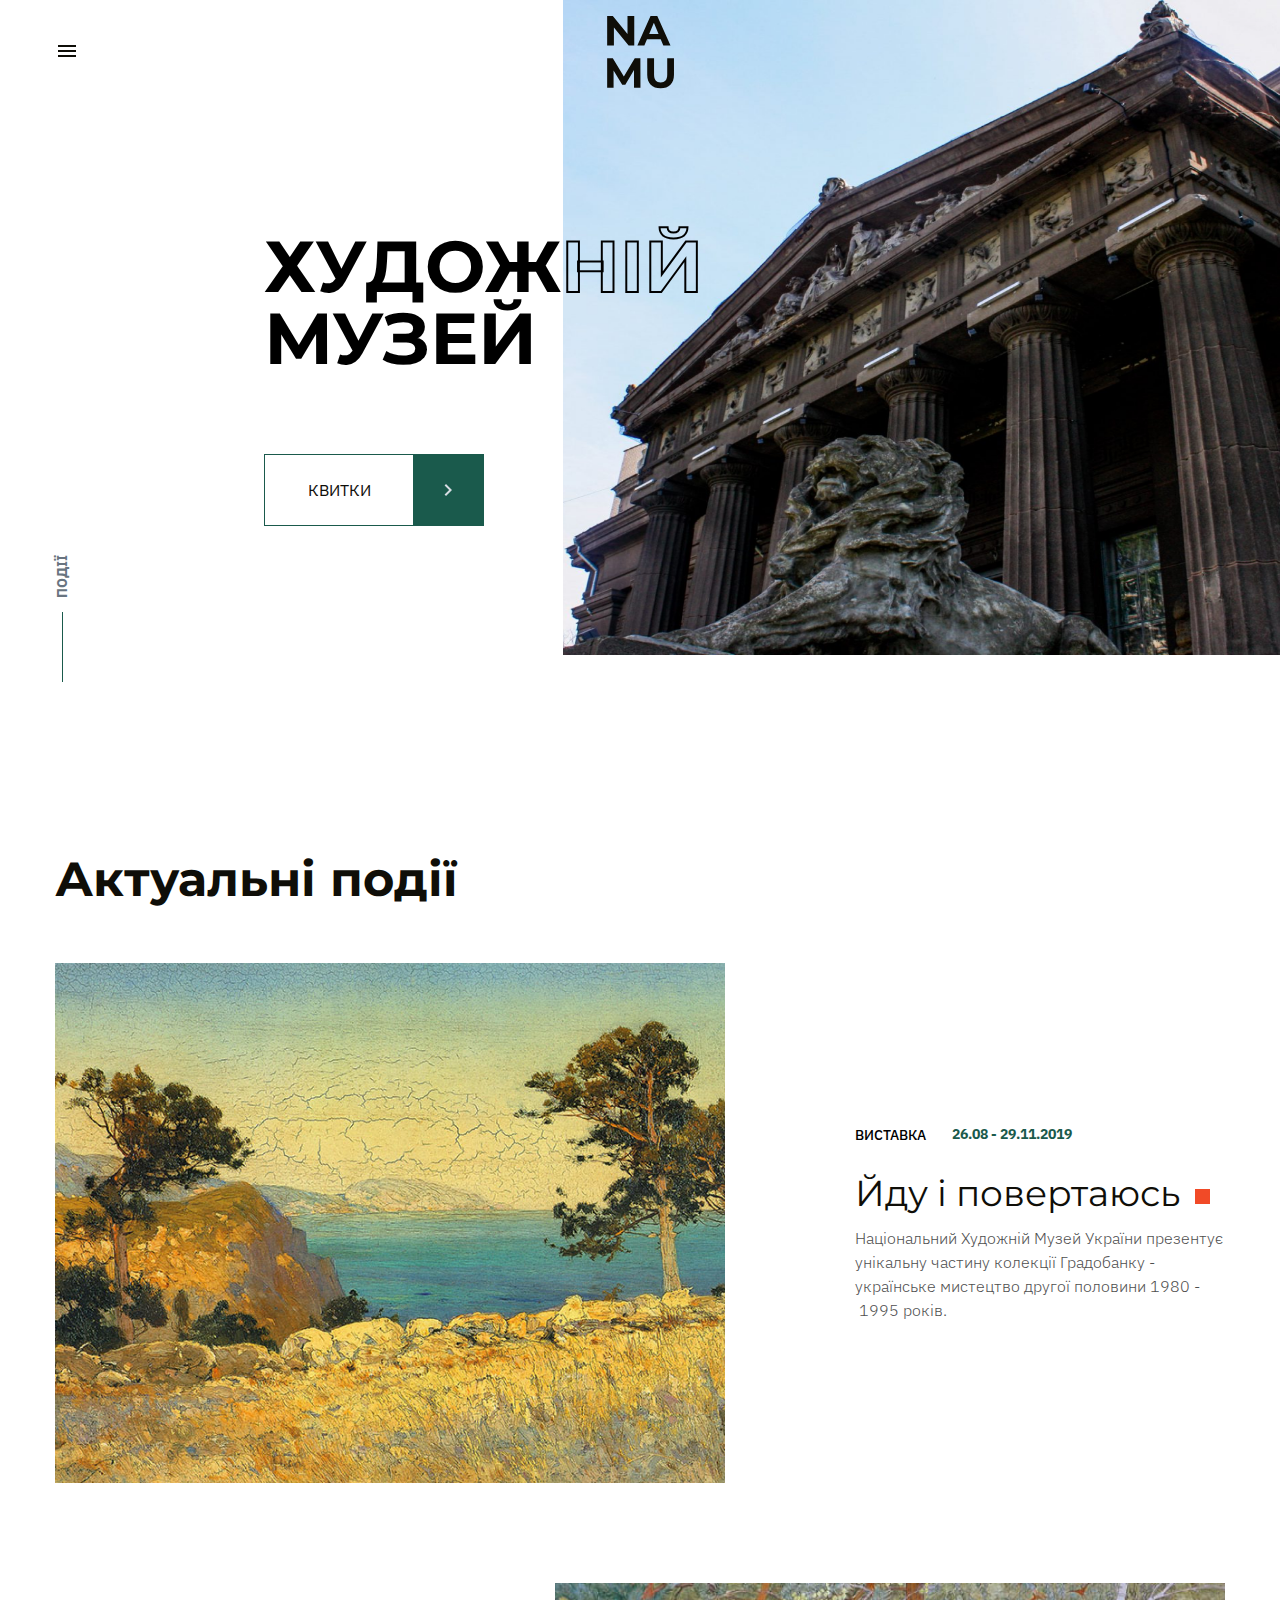
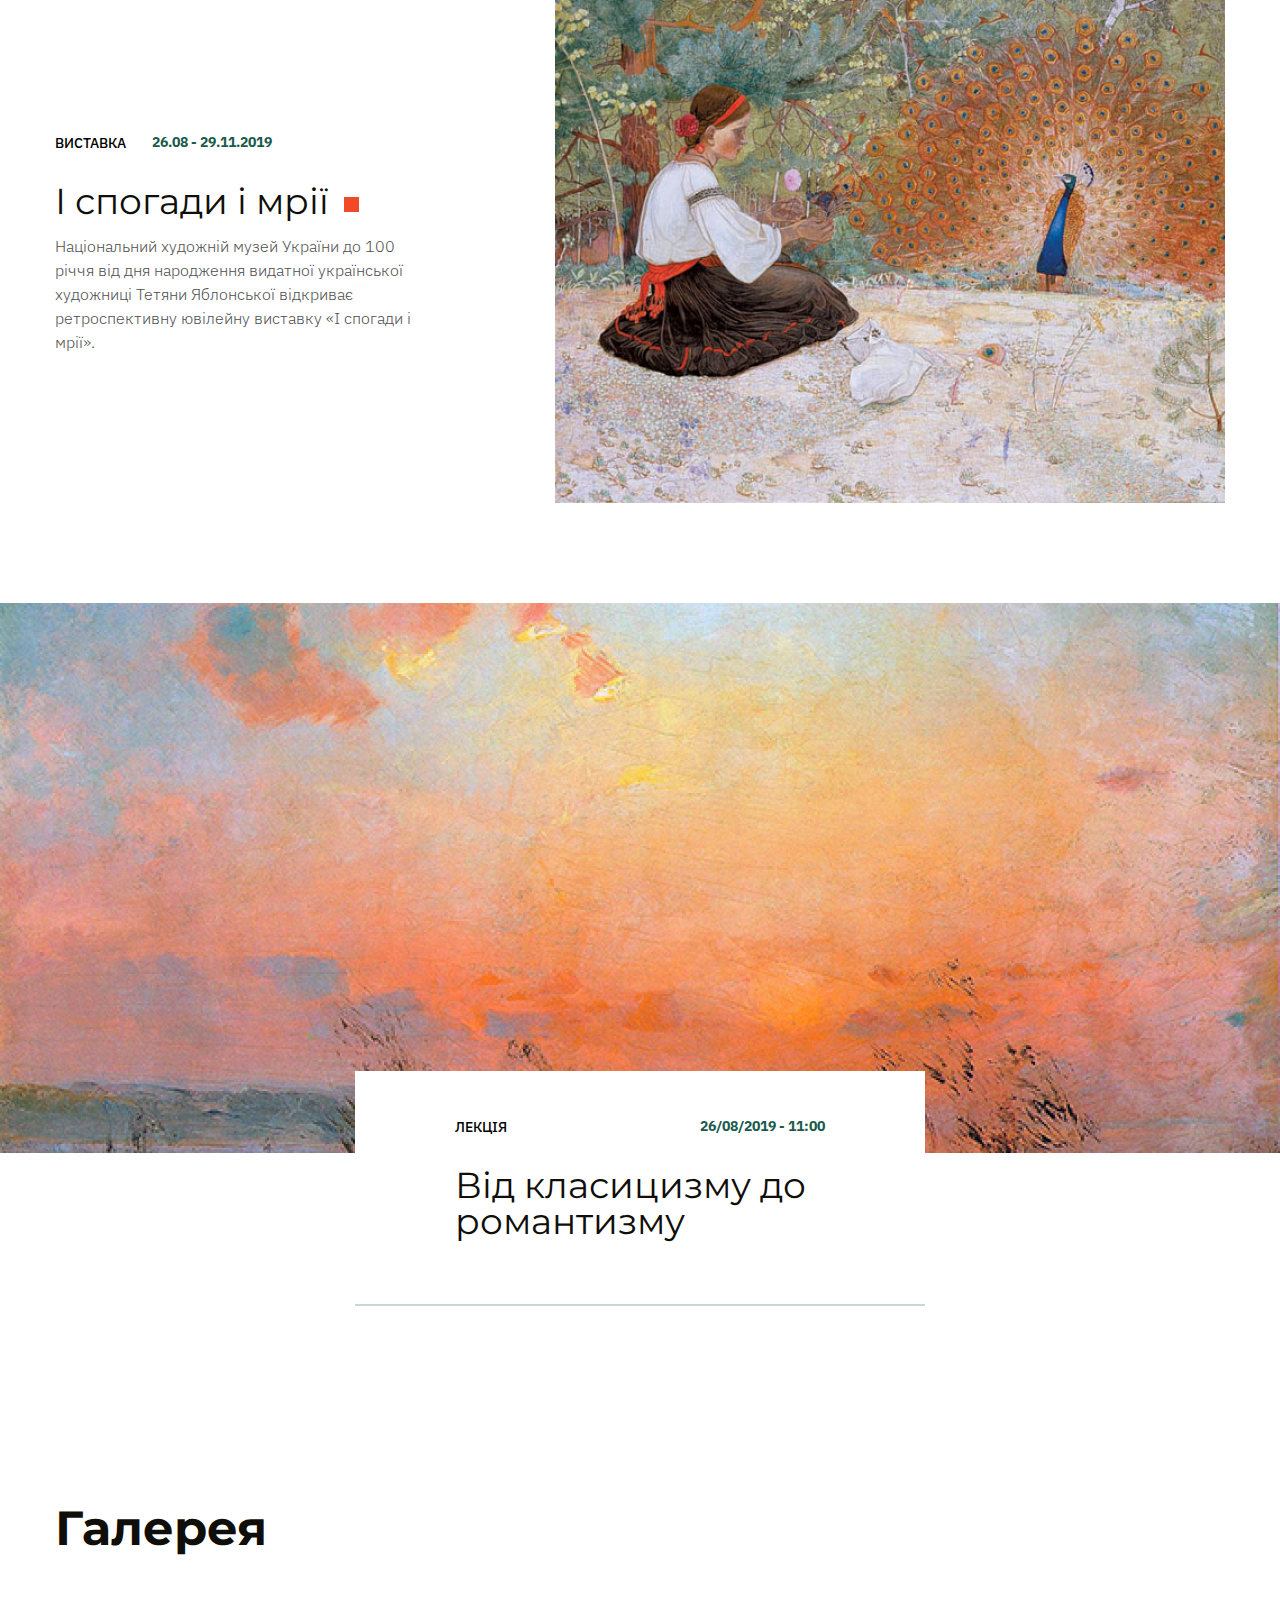
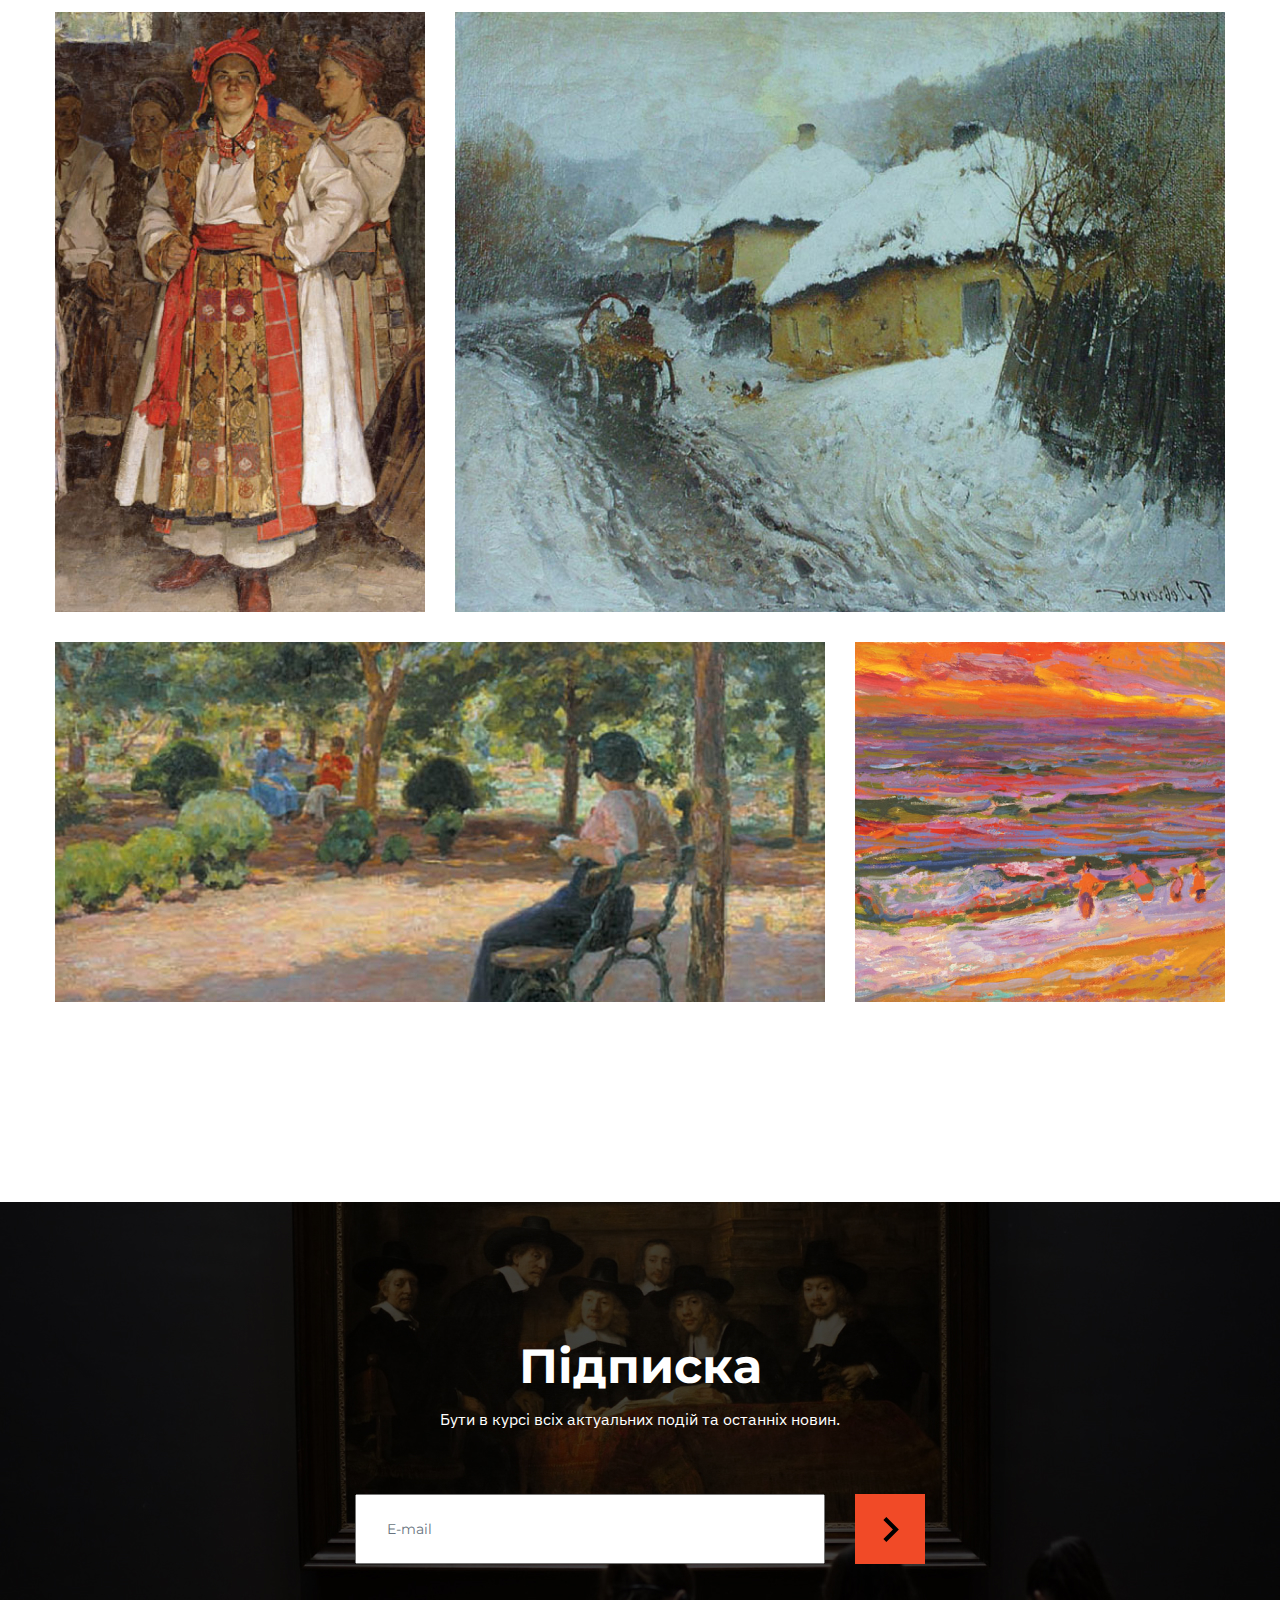
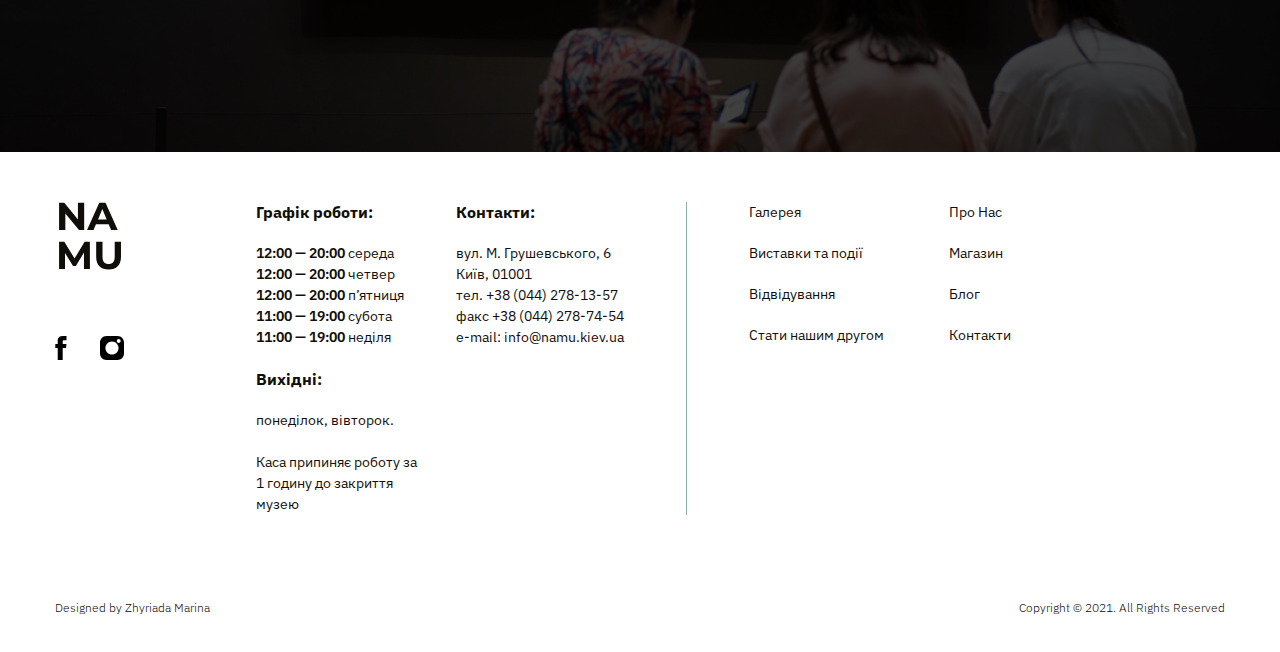
<file: index.html>
<!DOCTYPE html><html lang="en"><head><meta charset="UTF-8"><meta name="viewport" content="width=device-width, initial-scale=1.0"><title>NAMU</title><link rel="icon" href="logo.20c2eff6.svg"><link rel="preconnect" href="https://fonts.gstatic.com"><link href="https://fonts.googleapis.com/css2?family=IBM+Plex+Sans:wght@300;400;500;600;700&family=Montserrat:wght@400;700&display=swap" rel="stylesheet"><link rel="stylesheet" href="main.9169d3e3.css"></head><body> <header class="header"> <div class="header__container container"> <div class="header__wrapper"> <img class="header__burger" src="burger-icon.f6d078c1.svg" alt="Menu"> <a href="#" class="header__logo logo"> <img class="logo__img" src="logo.20c2eff6.svg" alt="Logo"> </a> <div class="header__events">події</div> </div> <nav class="header__nav nav"> <div class="nav__container container"> <img class="nav__close" src="close-icon.7bd31a0c.svg" alt="close"> <ul class="nav__list nav__list--close"> <li class="nav__item"> <a href="#gallery" class="nav__link"> Галерея </a> </li> <li class="nav__item"> <a href="#events" class="nav__link"> Виставки та події </a> </li> <li class="nav__item"> <a href="#gallery" class="nav__link"> Відвідування </a> </li> <li class="nav__item"> <a href="#gallery" class="nav__link"> Стати нашим другом </a> </li> <li class="nav__item"> <a href="#gallery" class="nav__link"> Про Нас </a> </li> <li class="nav__item"> <a href="#gallery" class="nav__link"> Магазин </a> </li> <li class="nav__item"> <a href="#gallery" class="nav__link"> Блог </a> </li> <li class="nav__item"> <a href="#contacts" class="nav__link"> Контакти </a> </li> </ul> <a href="#" class="nav__logo logo"> <img class="logo__img" src="logo.20c2eff6.svg" alt="logo" width="35" height="42"> </a> </div> </nav> </div> </header> <main class="main-page"> <section class="main-page__promo promo" id="home"> <img src="promo-bg.6c0cf132.png" alt="Museum" class="promo__img" width="320" height="300"> <div class="promo__container"> <h1 class="promo__title main-title"> Худож<span class="main-title__part">ній</span> Музей </h1> <div class="promo__button"> <a href="#gallery" class="promo__link"> Квитки </a> </div> </div> </section> <section class="main-page__events events" id="events"> <div class="events__container container"> <h2 class="events__title"> Актуальні події </h2> <article class="events__item event"> <div class="event__wrapper event__wrapper--left"> <a href="#" class="event__photo event__photo--left"> <picture> <source media="(min-width: 1920px)" srcset="event1-desktopL.ad15303c.jpg"> <source media="(min-width: 1280px)" srcset="event1-desktop.3c604f88.jpg"> <source media="(min-width: 768px)" srcset="event1-tablet.6cdc9bf4.jpg"> <img class="event__img" src="event1-mobile.e2c20dd7.jpg" alt="Фотографія події"> </picture> </a> <div class="event__info event__info--left"> <div class="event__box"> <p class="event__type">Виставка</p> <p class="event__date">26.08 - 29.11.2019</p> </div> <h3 class="event__title"> <a href="#" class="event__link event__link--exhibition"> Йду і повертаюсь </a> </h3> <p class="event__text"> Національний Художній Музей України презентує унікальну частину колекції Градобанку - українське мистецтво другої половини 1980&nbsp;-&nbsp;1995 років. </p> </div> </div> </article> <article class="events__item event"> <div class="event__wrapper event__wrapper--right"> <a href="#" class="event__photo event__photo--right"> <picture> <source media="(min-width: 1920px)" srcset="event2-desktopL.83de15d0.jpg"> <source media="(min-width: 1280px)" srcset="event2-desktop.32e2f94b.jpg"> <source media="(min-width: 768px)" srcset="event2-tablet.07ab42e7.jpg"> <img class="event__img" src="event2-mobile.42daf2b5.jpg" alt="Фотографія події"> </picture> </a> <div class="event__info event__info--right"> <div class="event__box"> <p class="event__type">Виставка</p> <p class="event__date">26.08 - 29.11.2019</p> </div> <h3 class="event__title"> <a href="#" class="event__link event__link--exhibition"> І спогади і мрії </a> </h3> <p class="event__text"> Національний художній музей України до 100 річчя від дня народження видатної української художниці Тетяни Яблонської відкриває ретроспективну ювілейну виставку «І спогади і мрії». </p> </div> </div> </article> </div> <article class="events__item events__item--center"> <a href="#" class="event__photo event__photo--center"> <picture> <source media="(min-width: 1920px)" srcset="event3-desktopL.60beb773.jpg"> <source media="(min-width: 1280px)" srcset="event3-desktop.16e8ed58.jpg"> <source media="(min-width: 768px)" srcset="event3-tablet.9b1df0d2.jpg"> <img class="event__img" src="event3-mobile.5d7aa597.jpg" alt="Фотографія події"> </picture> </a> <div class="event__info event__info--center"> <div class="event__box event__box--center"> <p class="event__type">Лекція</p> <p class="event__date">26/08/2019 - 11:00</p> </div> <h3 class="event__title"> <a href="#" class="event__link"> Від класицизму до романтизму </a> </h3> </div> </article> </section> <section class="main-page__gallery gallery" id="gallery"> <div class="gallery__container container"> <h2 class="gallery__title"> Галерея </h2> <div class="gallery__wrapper"> <img src="gallery1-desktop.97539a8a.jpg" alt="Фото з галереї" class="gallery__photo"> <img src="gallery2-desktop.4e5b53a5.jpg" alt="Фото з галереї" class="gallery__photo"> <img src="gallery3-desktop.f071253d.jpg" alt="Фото з галереї" class="gallery__photo"> <img src="gallery4-desktop.6ed652d0.jpg" alt="Фото з галереї" class="gallery__photo"> <img src="gallery5-desktop.6b1b22ab.jpg" alt="Фото з галереї" class="gallery__photo"> <img src="gallery6-desktop.111c2f1d.jpg" alt="Фото з галереї" class="gallery__photo"> </div> </div> </section> <section class="main-page__subscription subscription"> <div class="subscription__container container"> <h2 class="subscription__title"> Підписка </h2> <p class="subscription__text"> Бути в курсі всіх актуальних подій та останніх новин. </p> <form action="#" class="subscription__form form" method="GET" name="subscription"> <input type="email" class="form__input" name="email" placeholder="E-mail" required> <button class="form__button"></button> </form> </div> </section> </main> <footer class="footer-page footer"> <div class="footer__container container"> <div class="footer__inner"> <div class="footer__top"> <a href="#home" class="footer__logo logo"> <img class="logo__img" src="logo.20c2eff6.svg" alt="Logo"> </a> <div class="footer__socials socials"> <ul class="socials__list"> <li class="socials__item"> <a rel="noopener" class="socials__link" href="https://www.facebook.com/namu.museum/" target="_blank"> <img class="socials__img" src="fb-icon.0ccf6138.svg" alt="Посилання на сторінку музею в Facebook"> </a> </li> <li class="socials__item"> <a rel="noopener" class="socials__link" href="https://instagram.com/namu.museum?igshid=7erp91t0u2vq" target="_blank"> <img class="socials__img" src="insta-icon.42a07398.svg" alt="Посилання на сторінку музею в Instagram"> </a> </li> </ul> </div> </div> <div class="footer__wrapper"> <div class="footer__info info"> <div class="info__box"> <h3 class="info__title"> Графік роботи: </h3> <div class="info__text info__text--time"> <p><span class="info__time">12:00 — 20:00 </span>середа</p> <p><span class="info__time">12:00 — 20:00 </span> четвер</p> <p><span class="info__time">12:00 — 20:00 </span>п’ятниця</p> <p><span class="info__time">11:00 — 19:00 </span>субота</p> <p><span class="info__time">11:00 — 19:00 </span>неділя</p> </div> <br> <div class="info__text"> <h3 class="info__title"> Вихідні: </h3> <p>понеділок, вівторок.<br><br> Каса припиняє роботу за 1 годину до закриття музею </p> </div> </div> <div class="info__box"> <h3 class="info__title" id="contacts"> Контакти: </h3> <div class="info__text"> <a rel="noopener" class="info__link" href="https://goo.gl/maps/7wdo5SQXxGW4GnnN8" target="_blank"> вул. М. Грушевського, 6<br> Київ, 01001 </a> <br> <a class="info__link" href="tel:+380442781357"> тел. +38 (044) 278-13-57 </a> <br> <a class="info__link" href="tel:+3804427874545"> факс +38 (044) 278-74-54 </a> <br> <a class="info__link" href="mailto:info@namu.kiev.ua"> e-mail: info@namu.kiev.ua </a> </div> </div> </div> <div class="footer__info info"> <ul class="info__list"> <li class="info__item"> <a href="#gallery" class="info__link"> Галерея </a> </li> <li class="info__item"> <a href="#events" class="info__link"> Виставки та події </a> </li> <li class="info__item"> <a href="#" class="info__link"> Відвідування </a> </li> <li class="info__item"> <a href="#" class="info__link"> Стати нашим другом </a> </li> </ul> <ul class="info__list"> <li class="info__item"> <a href="#" class="info__link"> Про Нас </a> </li> <li class="info__item"> <a href="#" class="info__link"> Магазин </a> </li> <li class="info__item"> <a href="#" class="info__link"> Блог </a> </li> <li class="info__item"> <a href="#contacts" class="info__link"> Контакти </a> </li> </ul> </div> </div> </div> <div class="footer__copyright copyright"> <p class="copyright__text"> Designed by Zhyriada Marina </p> <p class="copyright__text"> Copyright © 2021. All Rights Reserved </p> </div> </div> </footer> <script type="text/javascript" src="main.0c66cec7.js"></script> </body></html>
</file>
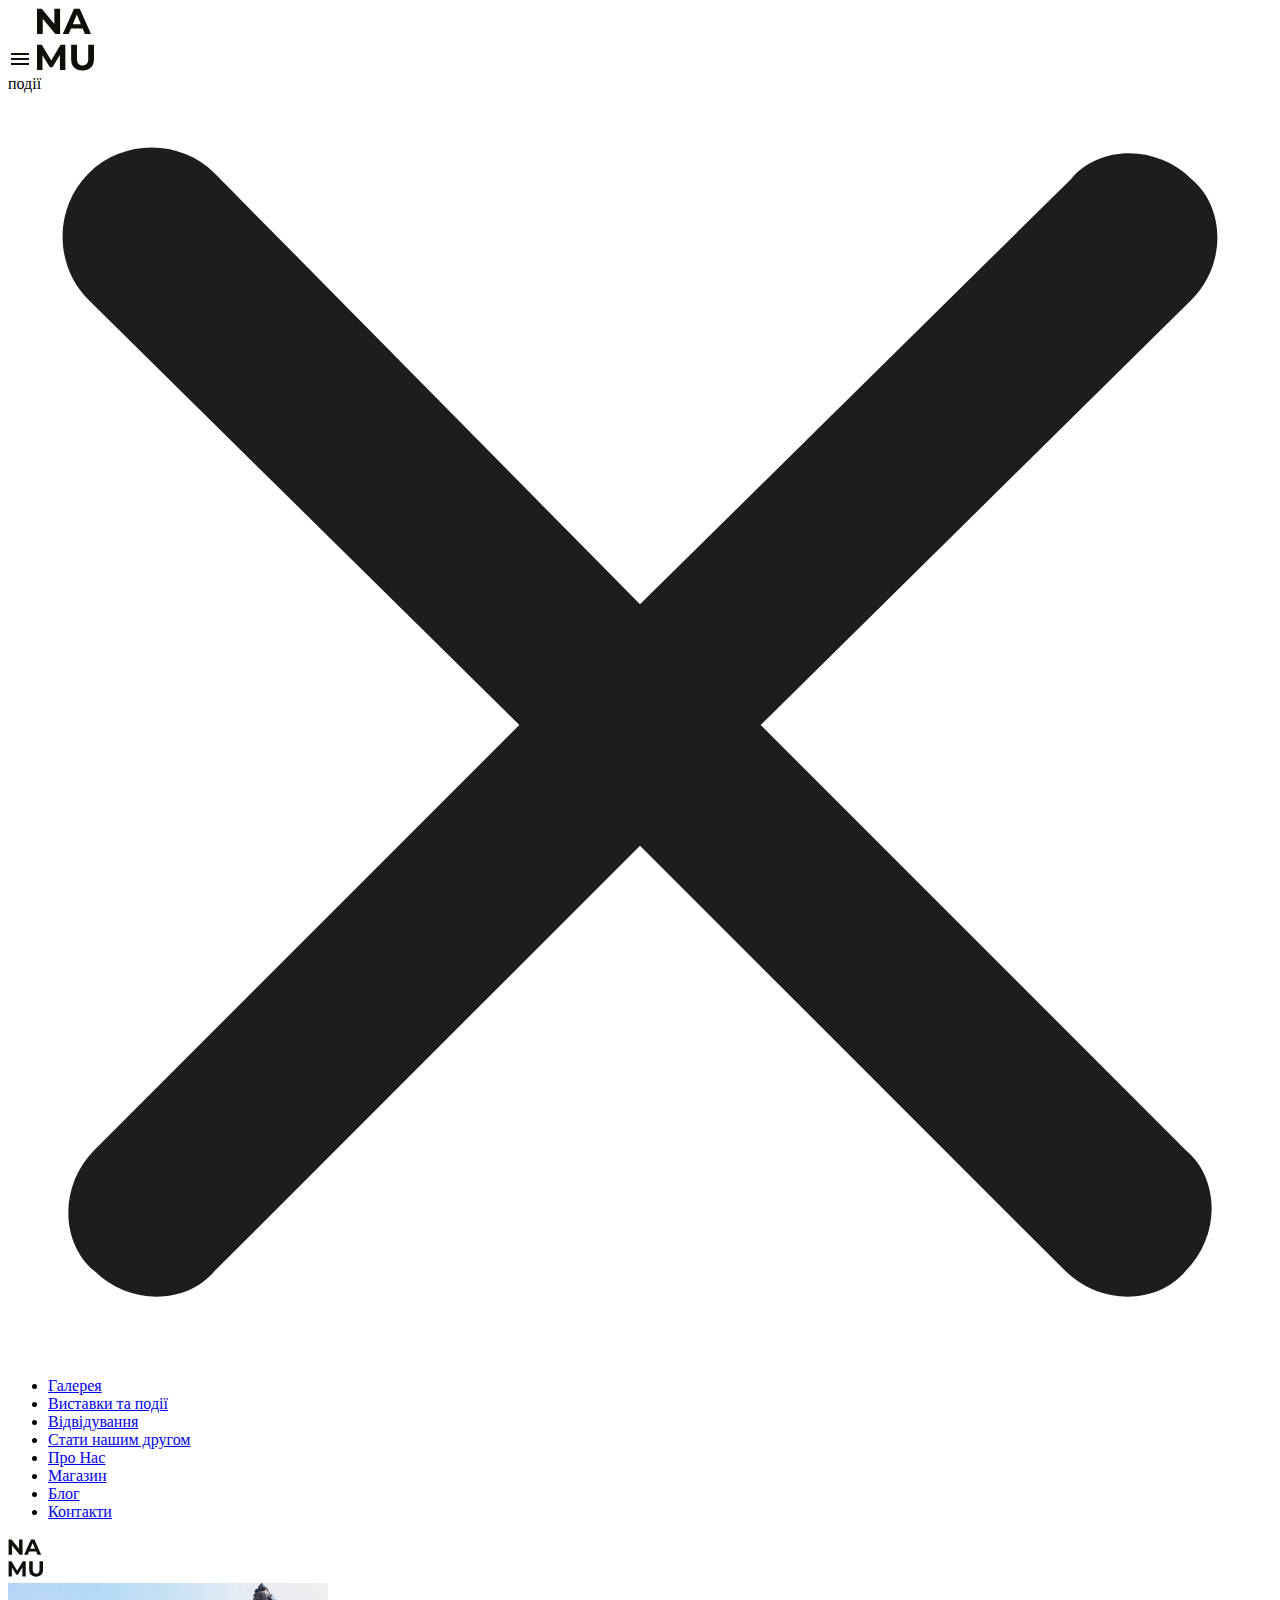
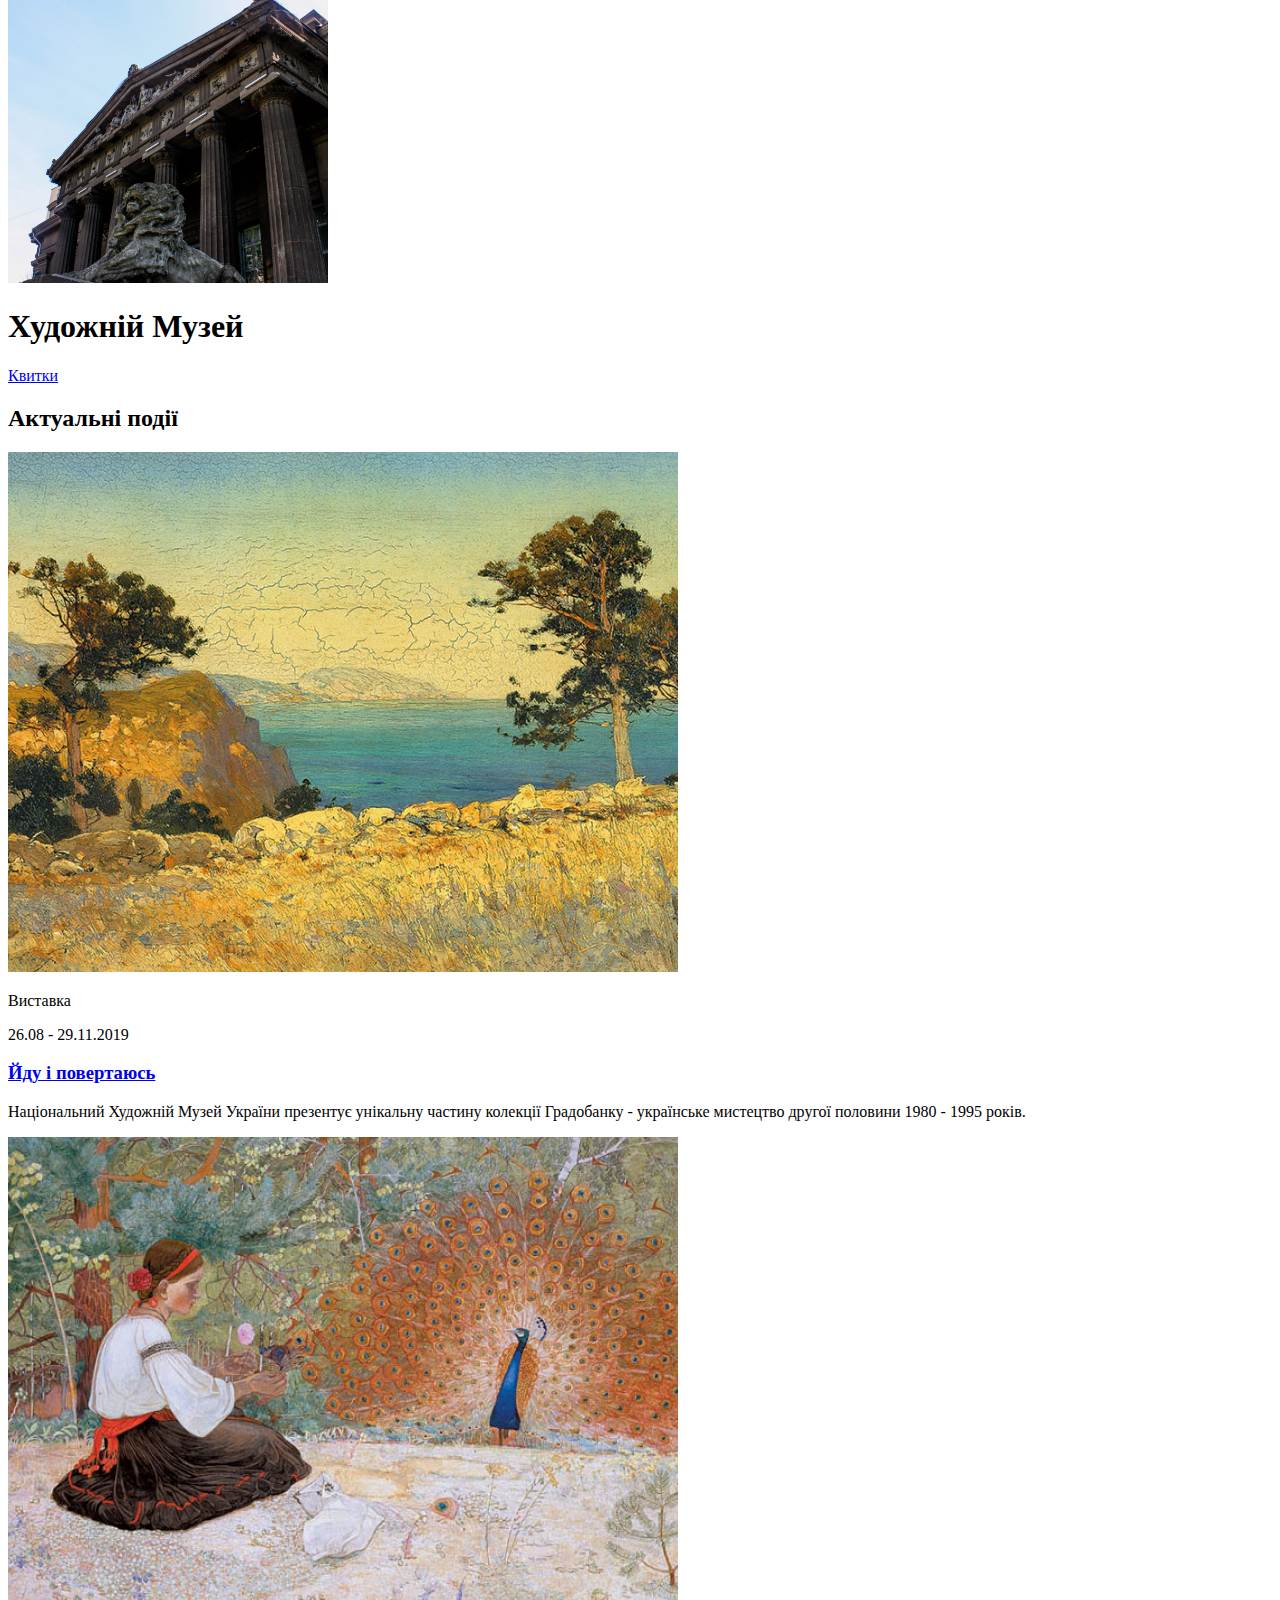
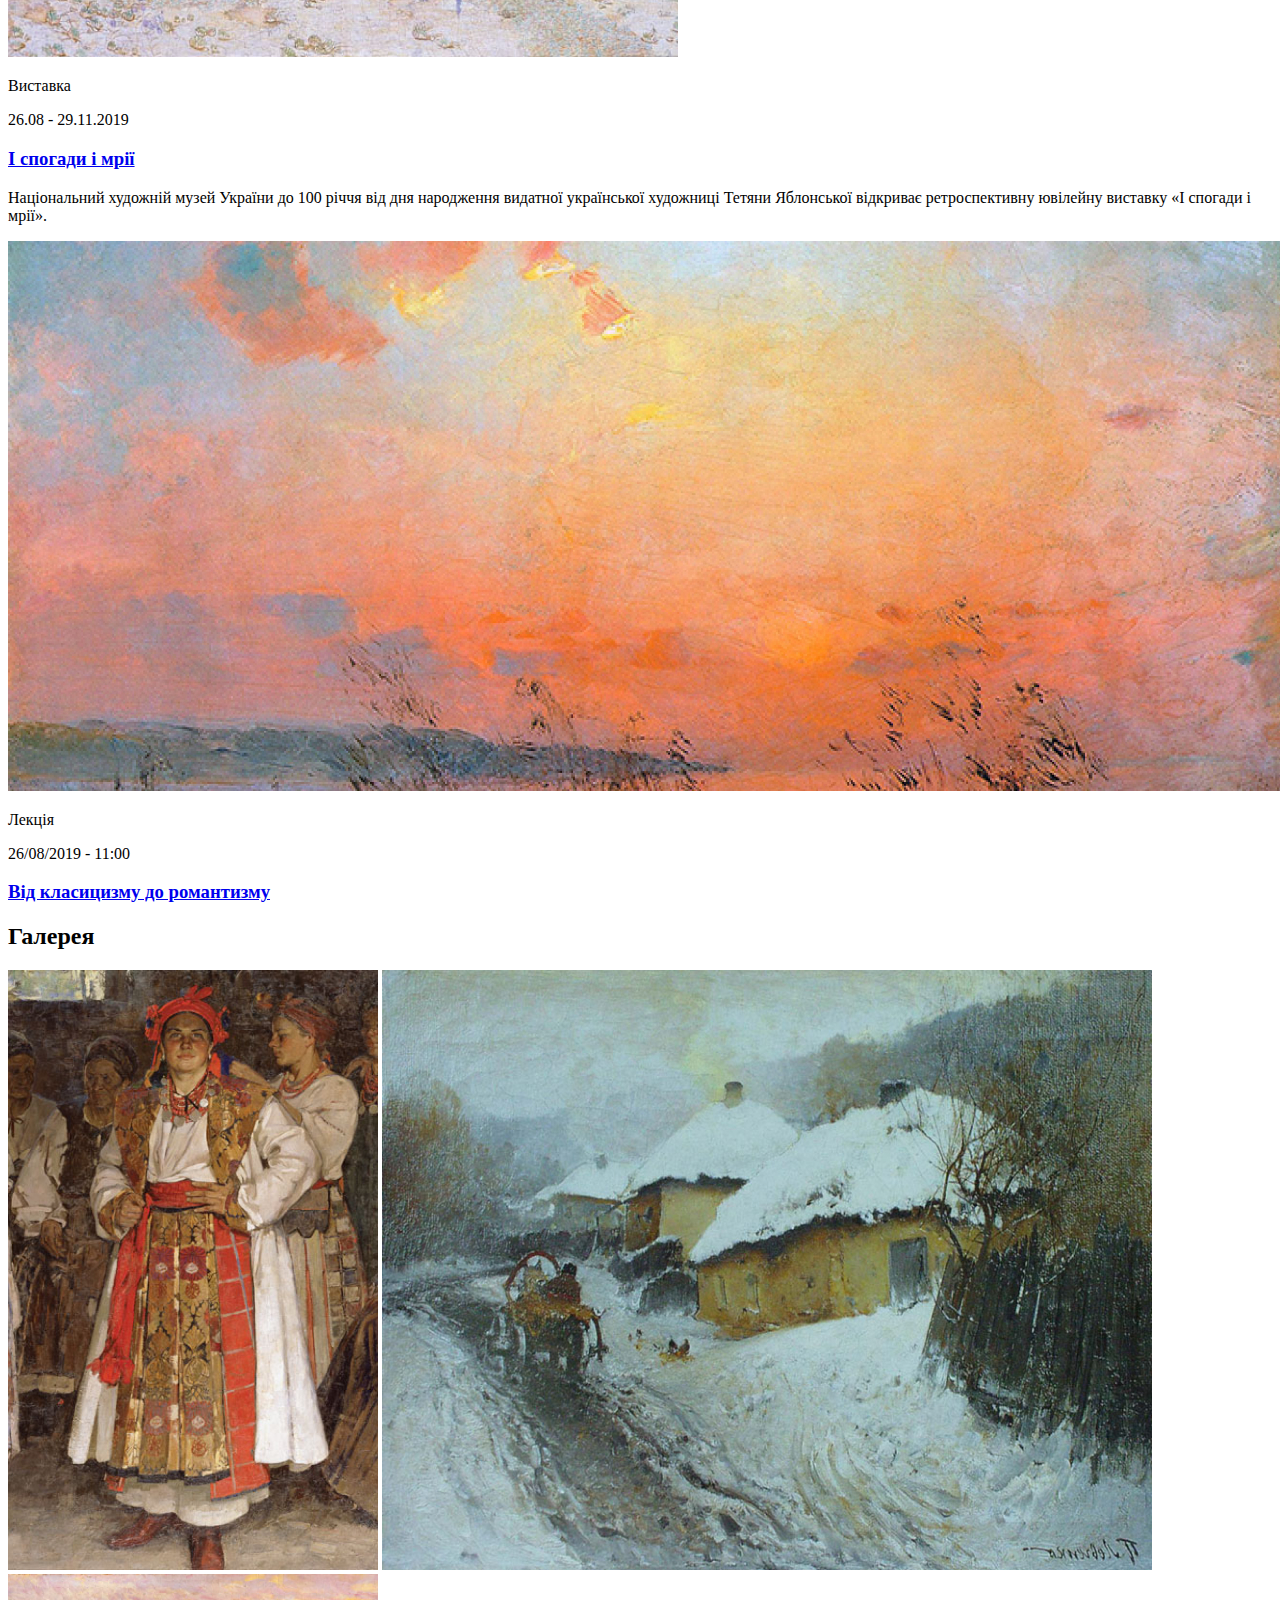
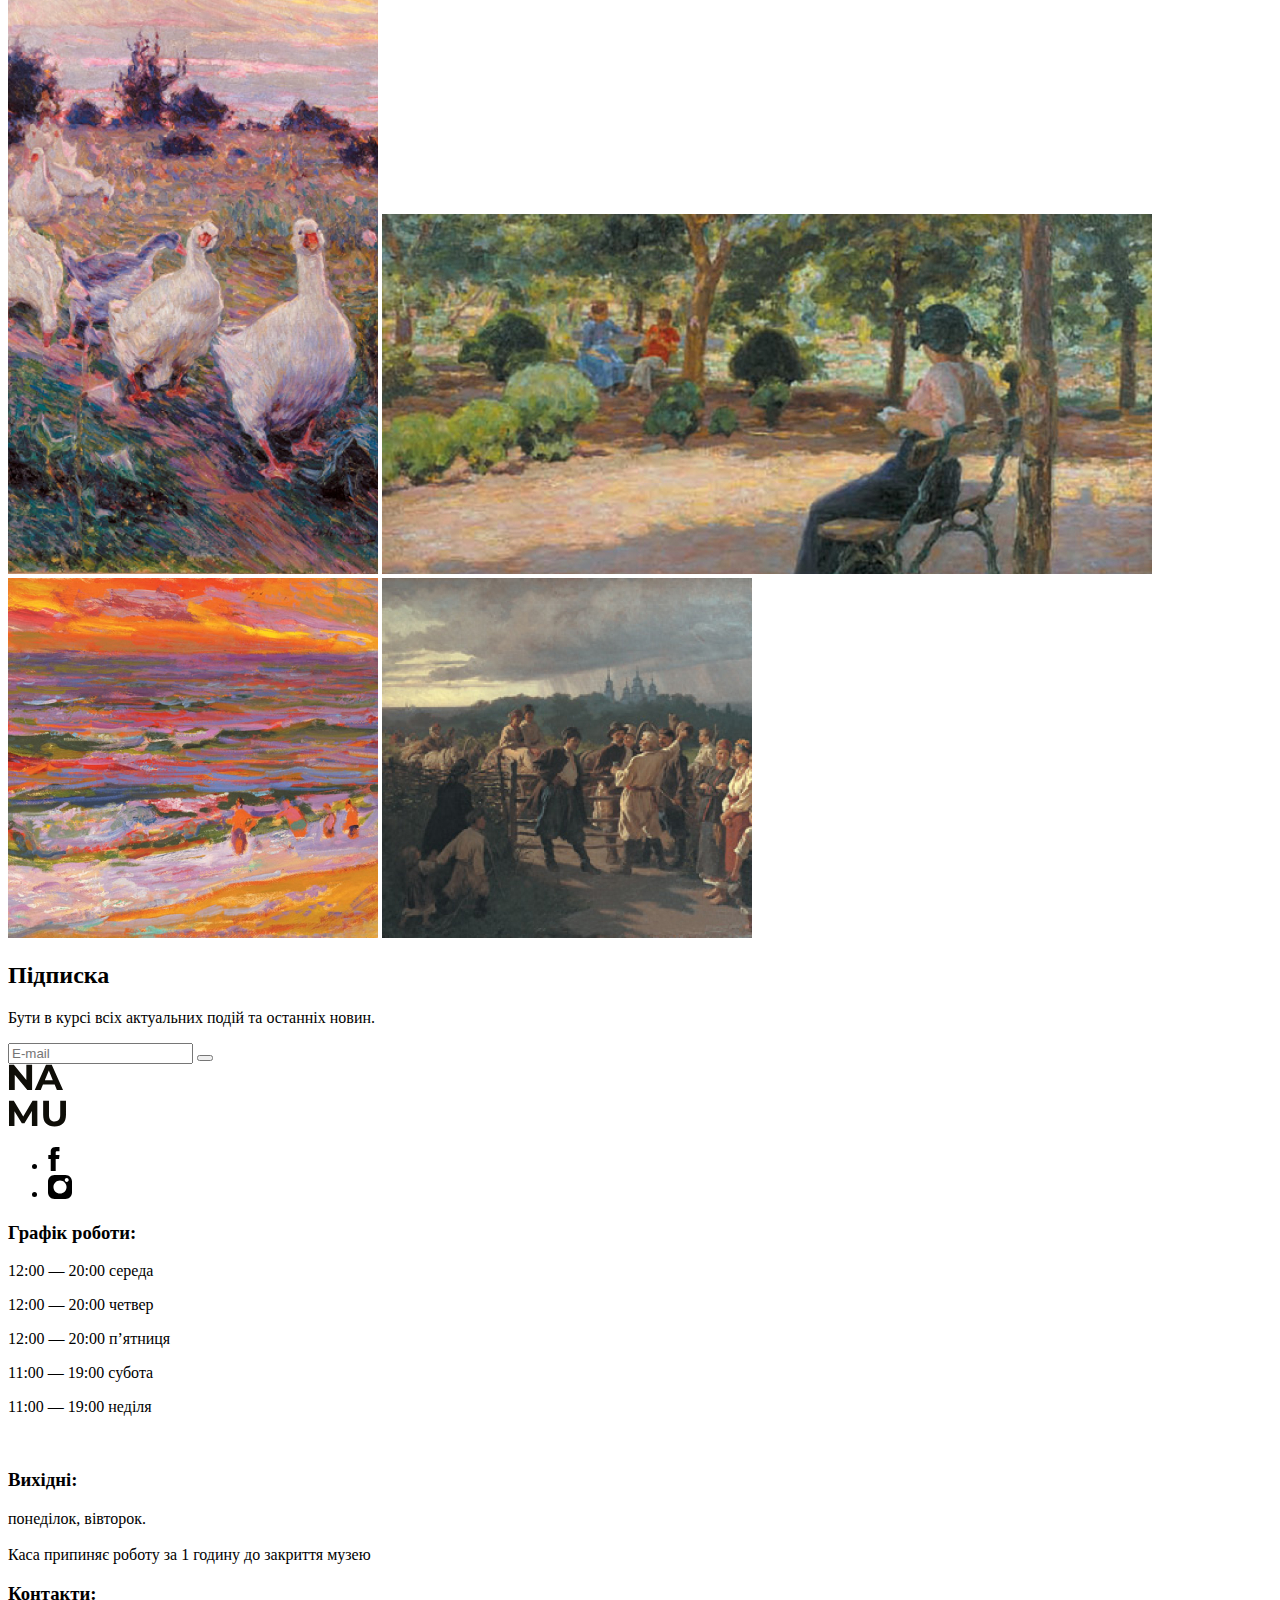
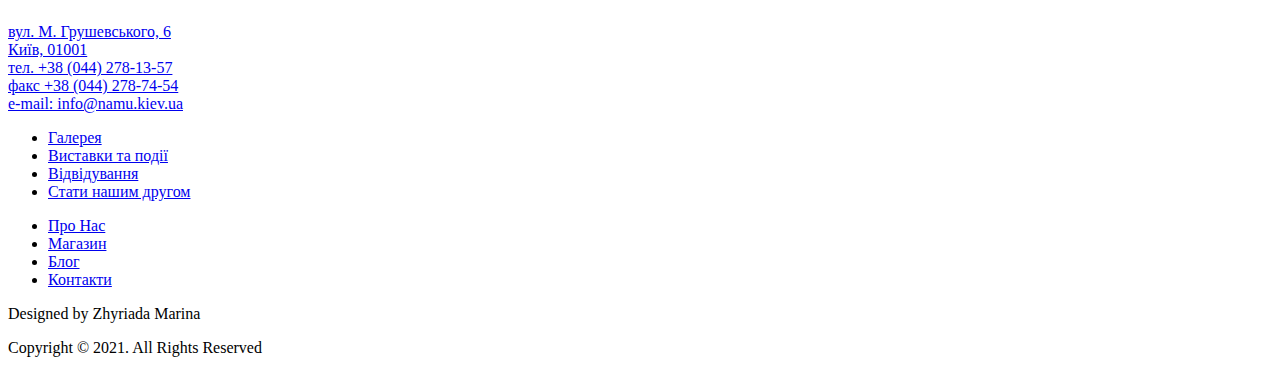
<file: src/index.html>
<!DOCTYPE html>
<html lang="en">
  <head>
    <meta charset="UTF-8">
    <meta name="viewport" content="width=device-width, initial-scale=1.0">
    <title>NAMU</title>
    <link rel="icon" href="images/logo.svg">
    <link rel="preconnect" href="https://fonts.gstatic.com">
    <link
      href="https://fonts.googleapis.com/css2?family=IBM+Plex+Sans:wght@300;400;500;600;700&family=Montserrat:wght@400;700&display=swap" rel="stylesheet"
    >
    <link rel="stylesheet" href="./styles/main.scss">
  </head>
  <body>
    <header class="header">
      <div class="header__container container">
        <div class="header__wrapper">
          <img
            class="header__burger"
            src="./images/burger-icon.svg"
            alt="Menu"
          >

          <a href="#" class="header__logo logo">
            <img
              class="logo__img"
              src="./images/logo.svg"
              alt="Logo"
            >
          </a>

          <div class="header__events">події</div>
        </div>

        <nav class="header__nav nav">
          <div class="nav__container container">
            <img
              class="nav__close"
              src="images/close-icon.svg"
              alt="close"
            >
            <ul class="nav__list nav__list--close">
              <li class="nav__item">
                <a href="#gallery" class="nav__link">
                  Галерея
                </a>
              </li>
              <li class="nav__item">
                <a href="#events" class="nav__link">
                  Виставки та події
                </a>
              </li>
              <li class="nav__item">
                <a href="#gallery" class="nav__link">
                  Відвідування
                </a>
              </li>
              <li class="nav__item">
                <a href="#gallery" class="nav__link">
                  Стати нашим другом
                </a>
              </li>
              <li class="nav__item">
                <a href="#gallery" class="nav__link">
                  Про Нас
                </a>
              </li>
              <li class="nav__item">
                <a href="#gallery" class="nav__link">
                  Магазин
                </a>
              </li>
              <li class="nav__item">
                <a href="#gallery" class="nav__link">
                  Блог
                </a>
              </li>
              <li class="nav__item">
                <a href="#contacts" class="nav__link">
                  Контакти
                </a>
              </li>
            </ul>
            <a href ="#" class="nav__logo logo">
              <img
                class="logo__img"
                src="images/logo.svg"
                alt="logo"
                width="35"
                height="42"
              >
            </a>
          </div>
        </nav>
      </div>
    </header>

    <main class="main-page">
      <section class="main-page__promo promo" id="home">
        <img
          src="./images/promo-bg.png"
          alt="Museum"
          class="promo__img"
          width="320"
          height="300"
        >

        <div class="promo__container">
          <h1 class="promo__title main-title">
            Худож<span class="main-title__part">ній</span> Музей
          </h1>

          <div class="promo__button">
            <a
              href="#gallery"
              class="promo__link"
            >
              Квитки
            </a>
          </div>
        </div>
      </section>

      <section class="main-page__events events" id="events">
        <div class="events__container container">
          <h2 class="events__title">
            Актуальні події
          </h2>

          <article class="events__item event">
            <div class="event__wrapper event__wrapper--left">
              <a href="#" class="event__photo event__photo--left">
                <picture>
                  <source
                    media="(min-width: 1920px)"
                    srcset="./images/event1-desktopL.jpg"
                  >
                  <source
                    media="(min-width: 1280px)"
                    srcset="./images/event1-desktop.jpg"
                  >
                  <source
                    media="(min-width: 768px)"
                    srcset="./images/event1-tablet.jpg"
                  >
                  <img
                    class="event__img"
                    src="./images/event1-mobile.jpg"
                    alt="Фотографія події"
                  >
                </picture>
              </a>

              <div class="event__info event__info--left">
                <div class="event__box">
                  <p class="event__type">Виставка</p>
                  <p class="event__date">26.08 - 29.11.2019</p>
                </div>

                <h3 class="event__title">
                  <a href="#" class="event__link event__link--exhibition">
                    Йду і повертаюсь
                  </a>
                </h3>

                <p class="event__text">
                  Національний Художній Музей України презентує унікальну частину колекції
                  Градобанку - українське мистецтво другої половини 1980&nbsp;-&nbsp;1995 років.
                </p>
              </div>
            </div>
          </article>

          <article class="events__item event">
            <div class="event__wrapper event__wrapper--right">
              <a href="#" class="event__photo event__photo--right">
                <picture>
                  <source
                    media="(min-width: 1920px)"
                    srcset="./images/event2-desktopL.jpg"
                  >
                  <source
                    media="(min-width: 1280px)"
                    srcset="./images/event2-desktop.jpg"
                  >
                  <source
                    media="(min-width: 768px)"
                    srcset="./images/event2-tablet.jpg"
                  >
                  <img
                    class="event__img"
                    src="./images/event2-mobile.jpg"
                    alt="Фотографія події"
                    >
                </picture>
              </a>

              <div class="event__info event__info--right">
                <div class="event__box">
                  <p class="event__type">Виставка</p>
                  <p class="event__date">26.08 - 29.11.2019</p>
                </div>

                <h3 class="event__title">
                  <a href="#" class="event__link event__link--exhibition">
                    І спогади і мрії
                  </a>
                </h3>

                <p class="event__text">
                  Національний художній музей України до 100 річчя від дня народження
                  видатної української художниці Тетяни Яблонської відкриває ретроспективну ювілейну виставку
                  «І спогади і мрії».
                </p>
              </div>
            </div>
          </article>
        </div>

        <article class="events__item events__item--center">
          <a href="#" class="event__photo event__photo--center">
            <picture>
              <source
                media="(min-width: 1920px)"
                srcset="images/event3-desktopL.jpg"
              >
              <source
                media="(min-width: 1280px)"
                srcset="images/event3-desktop.jpg"
              >
              <source
                media="(min-width: 768px)"
                srcset="images/event3-tablet.jpg"
              >
              <img
                class="event__img"
                src="images/event3-mobile.jpg"
                alt="Фотографія події"
                >
            </picture>
          </a>

          <div class="event__info event__info--center">
            <div class="event__box event__box--center">
              <p class="event__type">Лекція</p>
              <p class="event__date">26/08/2019 - 11:00</p>
            </div>

            <h3 class="event__title">
              <a href="#" class="event__link">
                Від класицизму до романтизму
              </a>
            </h3>
          </div>
        </article>
      </section>

      <section class="main-page__gallery gallery" id="gallery">
        <div class="gallery__container container">
          <h2 class="gallery__title">
            Галерея
          </h2>

          <div class="gallery__wrapper">
            <img
              src="./images/gallery1-desktop.jpg"
              alt="Фото з галереї"
              class="gallery__photo"
            >
            <img
              src="./images/gallery2-desktop.jpg"
              alt="Фото з галереї"
              class="gallery__photo"
            >
            <img
              src="./images/gallery3-desktop.jpg"
              alt="Фото з галереї"
              class="gallery__photo"
            >
            <img
              src="./images/gallery4-desktop.jpg"
              alt="Фото з галереї"
              class="gallery__photo"
            >
            <img
              src="./images/gallery5-desktop.jpg"
              alt="Фото з галереї"
              class="gallery__photo"
            >
            <img
              src="./images/gallery6-desktop.jpg"
              alt="Фото з галереї"
              class="gallery__photo"
            >
          </div>
        </div>
      </section>

      <section class="main-page__subscription subscription">
        <div class="subscription__container container">
          <h2 class="subscription__title">
            Підписка
          </h2>

          <p class="subscription__text">
            Бути в курсі всіх актуальних подій та останніх новин.
          </p>

          <form
            action="#"
            class="subscription__form form"
            method="GET"
            name="subscription"
          >
            <input
              type="email"
              class="form__input"
              name="email"
              placeholder="E-mail"
              required
            >

            <button class="form__button"></button>
          </form>
        </div>
      </section>

    </main>

    <footer class="footer-page footer">
      <div class="footer__container container">
        <div class="footer__inner">
          <div class="footer__top">
            <a href="#home" class="footer__logo logo">
              <img
                class="logo__img"
                src="images/logo.svg"
                alt="Logo"
              >
            </a>
            <div class="footer__socials socials">
              <ul class="socials__list">
                <li class="socials__item">
                  <a
                    rel="noopener"
                    class="socials__link"
                    href="https://www.facebook.com/namu.museum/"
                    target="_blank"
                  >
                    <img
                      class="socials__img"
                      src="images/fb-icon.svg"
                      alt="Посилання на сторінку музею в Facebook"
                    >
                  </a>
                </li>
                <li class="socials__item">
                  <a
                    rel="noopener"
                    class="socials__link"
                    href="https://instagram.com/namu.museum?igshid=7erp91t0u2vq"
                    target="_blank"
                  >
                    <img
                      class="socials__img"
                      src="images/insta-icon.svg"
                      alt="Посилання на сторінку музею в Instagram"
                    >
                  </a>
                </li>
              </ul>
            </div>
          </div>
          <div class="footer__wrapper">
            <div class="footer__info info">
              <div class="info__box">
                <h3 class="info__title">
                  Графік роботи:
                </h3>
                <div class="info__text info__text--time">
                  <p><span class="info__time">12:00 — 20:00 </span>середа</p>
                  <p><span class="info__time">12:00 — 20:00 </span> четвер</p>
                  <p><span class="info__time">12:00 — 20:00 </span>п’ятниця</p>
                  <p><span class="info__time">11:00 — 19:00 </span>субота</p>
                  <p><span class="info__time">11:00 — 19:00 </span>неділя</p>
                </div>
                <br>
                <div class="info__text">
                  <h3 class="info__title">
                    Вихідні:
                  </h3>
                  <p>понеділок, вівторок.<br><br>
                    Каса припиняє роботу за 1 годину
                    до закриття музею
                  </p>
                </div>
              </div>
              <div class="info__box">
                <h3 class="info__title" id="contacts">
                  Контакти:
                </h3>
                <div class="info__text">
                  <a
                    rel="noopener"
                    class="info__link"
                    href="https://goo.gl/maps/7wdo5SQXxGW4GnnN8"
                    target="_blank"
                  >
                    вул. М. Грушевського, 6<br>
                    Київ, 01001
                  </a>
                  <br>
                  <a class="info__link" href="tel:+380442781357">
                    тел. +38 (044) 278-13-57
                  </a>
                  <br>
                  <a class="info__link" href="tel:+3804427874545">
                    факс +38 (044) 278-74-54
                  </a>
                  <br>
                  <a class="info__link" href="mailto:info@namu.kiev.ua">
                    e-mail: info@namu.kiev.ua
                  </a>
                </div>
              </div>
            </div>
            <div class="footer__info info">
              <ul class="info__list">
                <li class="info__item">
                  <a href="#gallery" class="info__link">
                    Галерея
                  </a>
                </li>
                <li class="info__item">
                  <a href="#events" class="info__link">
                    Виставки та події
                  </a>
                </li>
                <li class="info__item">
                  <a
                    href="#"
                    class="info__link"
                  >
                    Відвідування
                  </a>
                </li>
                <li class="info__item">
                  <a
                    href="#"
                    class="info__link"
                  >
                    Стати нашим другом
                  </a>
                </li>
              </ul>
              <ul class="info__list">
                <li class="info__item">
                  <a
                    href="#"
                    class="info__link"
                  >
                    Про Нас
                  </a>
                </li>
                <li class="info__item">
                  <a
                    href="#"
                    class="info__link"
                  >
                    Магазин
                  </a>
                </li>
                <li class="info__item">
                  <a
                    href="#"
                    class="info__link"
                  >
                    Блог
                  </a>
                </li>
                <li class="info__item">
                  <a
                    href="#contacts"
                    class="info__link"
                  >
                    Контакти
                  </a>
                </li>
              </ul>
            </div>
          </div>
        </div>
        <div class="footer__copyright copyright">
          <p class="copyright__text">
            Designed by Zhyriada Marina
          </p>
          <p class="copyright__text">
            Copyright © 2021. All Rights Reserved
          </p>
        </div>
      </div>
    </footer>

    <script type="text/javascript" src="scripts/main.js"></script>
  </body>
</html>
</file>
<file: main.9169d3e3.css>
*{box-sizing:border-box;margin:0;padding:0}html{font-family:IBM Plex Sans,Arial,Helvetica,sans-serif;scroll-behavior:smooth}body{margin:0 auto;min-width:320px}@media (min-width:1920px){body{max-width:1920px}}img{display:block;max-width:100%;height:auto}a{text-decoration:none}ul{list-style:none}.container{margin:0 auto;width:calc(100% - 40px);min-width:280px}@media (min-width:320px){.container{max-width:460px}}@media (min-width:768px){.container{max-width:700px}}@media (min-width:1280px){.container{max-width:1170px}}@media (min-width:1920px){.container{max-width:1570px}}.logo{display:block;transition:transform .3s}.logo:hover{transform:scale(1.1)}.logo__img{width:100%;object-fit:cover}.header{padding-top:9px}@media (min-width:768px){.header{padding-top:15px}}.header__wrapper{display:flex;justify-content:space-between;align-items:center;width:calc(50% + 27.5px);position:relative;z-index:1}@media (min-width:768px){.header__wrapper{width:calc(50% + 34px)}}.header__nav{position:fixed;top:0;left:0;right:0;transform:translateY(-100%);transition:transform .3s;z-index:2}@media (min-height:500px){.header__nav{height:100vh}}@media (min-width:1280px){.header__nav{height:auto}}.header__nav--active{transform:translateY(0)}.header__burger{cursor:pointer;transition:transform .3s}.header__burger:hover{transform:scale(1.2)}.header__logo{width:56px;height:61px}@media (min-width:768px){.header__logo{width:68px;height:72px}}.header__events{display:none}@media (min-width:1280px){.header__events{display:block;position:absolute;margin-top:1050px;margin-left:-15px;transform:rotate(-90deg);font-size:14px;line-height:14px;font-weight:700;color:#687480;text-transform:uppercase}.header__events:after{position:absolute;content:"";width:1px;height:70px;background-color:#1a5a4c;left:-50px;top:-27px;transform:rotate(90deg)}}.nav{background-color:#fff;width:100%;padding-top:30px;padding-bottom:30px}@media (min-width:1280px){.nav,.nav__container{padding-bottom:10px}.nav__container{display:flex;justify-content:space-between;align-items:center}}.nav__item{margin-bottom:15px}@media (min-width:1280px){.nav__item{margin-bottom:0}}.nav__list{margin-top:20px;margin-left:20px}@media (max-height:500px){.nav__list{display:grid;grid-template-columns:repeat(2,1fr);gap:0 30px;width:100%}}@media (min-width:1280px){.nav__list{grid-template-columns:repeat(8,auto);display:grid;justify-content:center;gap:10px;margin-top:0;margin-left:0}}.nav__link{display:inline-block;color:#0f0e08;text-transform:uppercase;font-weight:700;font-size:14px;padding:10px 15px;border-radius:15px;transition:background-color .3s;text-align:center}.nav__link:hover{background-color:#fff}.nav__close{margin-left:3px;cursor:pointer;transition:transform .3s;width:18px;height:18px;background-size:24px 24px}@media (min-width:768px){.nav__close{margin:0}}.nav__logo{display:none;width:45px;height:49px}@media (min-width:1280px){.nav__logo{display:block}}.main-page__promo{margin-bottom:70px;margin-top:-70px}@media (min-width:768px){.main-page__promo{margin-top:-87px;margin-bottom:90px}}@media (min-width:1280px){.main-page__promo{margin-bottom:200px}}.promo{width:100%;height:100%}@media (min-width:768px){.promo{display:flex;flex-direction:row-reverse;justify-content:flex-start;align-items:flex-end}}@media (min-width:1280px){.promo{align-items:center}}.promo__container{width:100%;margin-right:-134px}@media (min-width:768px){.promo__container{width:auto;margin-bottom:25px}}@media (min-width:1280px){.promo__container{margin-right:-61px;margin-bottom:-100px}}.promo__title{margin-bottom:20px}@media (min-width:768px){.promo__title{margin-bottom:40px}}@media (min-width:1280px){.promo__title{margin-bottom:80px}}.promo__img{min-height:300px;width:100%;height:100%;z-index:-1;margin-bottom:20px;object-fit:cover}@media (min-width:768px){.promo__img{width:65%;margin-bottom:0;height:384px}}@media (min-width:1280px){.promo__img{height:655px;width:56%}}@media (min-width:1920px){.promo__img{height:655px;width:65%}}.promo__button{margin:0 auto;width:280px;transition:box-shadow .3s}.promo__button:hover{box-shadow:2px 2px 5px 2px rgba(0,0,0,.5)}@media (min-width:768px){.promo__button{margin:0;width:220px}}.promo__link{display:block;font-size:16px;font-weight:500px;line-height:16px;text-transform:uppercase;color:#0f0e08;padding:17px 80px;border:1px solid #1a5a4c;position:relative;background-color:#fff;transition:background-color .5s,color .5s}.promo__link:hover{background-color:#1a5a4c;color:#fff}@media (min-width:768px){.promo__link{padding:27px 43px}}.promo__link:after{position:absolute;content:"";width:50px;height:50px;top:0;right:0;background-color:#1a5a4c;background-image:url(arrow-grey.66fe7065.svg);background-repeat:no-repeat;background-position:50%;background-size:8px 12px}@media (min-width:768px){.promo__link:after{width:70px;height:70px}}.main-title{font-family:Montserrat,Arial,Helvetica,sans-serif;font-size:45px;font-weight:700;line-height:45px;letter-spacing:0;text-align:center;max-width:360px;text-transform:uppercase;margin-top:0;margin-right:auto;margin-left:auto}@media (min-width:768px){.main-title{font-size:55px;font-weight:700;line-height:55px;text-align:left;width:auto}}@media (min-width:1280px){.main-title{font-size:72px;line-height:72px}}@media (min-width:768px){.main-title__part{color:transparent;-webkit-text-stroke:2px #000}}.events__title{font-family:Montserrat,Arial,Helvetica,sans-serif;font-size:36px;font-weight:700;line-height:36px;text-align:center;margin-bottom:40px;color:#0f0e08}@media (min-width:768px){.events__title{font-size:48px;line-height:48px;text-align:left;margin-bottom:50px}}@media (min-width:1280px){.events__title{margin-bottom:60px}}.events__item{margin-bottom:60px}@media (min-width:768px){.events__item{margin-bottom:50px}}@media (min-width:1280px){.events__item{margin-bottom:100px}}.events__item--center{margin-bottom:100px}@media (min-width:768px){.events__item--center{margin-bottom:90px}}@media (min-width:1280px){.events__item--center{margin-bottom:200px}}@media (min-width:1280px){.event__wrapper{display:flex;align-items:center}}.event__wrapper--right{flex-direction:row-reverse;justify-content:end}.event--center{margin-bottom:0}.event__photo{display:block;width:100%;margin-bottom:15px}@media (min-width:768px){.event__photo{margin-bottom:30px}}@media (min-width:1280px){.event__photo{width:auto;margin-bottom:0}}.event__photo--left{transition:transform .3s}.event__photo--left:hover{transform:scale(1.04)}@media (min-width:1280px){.event__photo--left{margin-right:130px}}.event__photo--right{transition:transform .3s}.event__photo--right:hover{transform:scale(1.04)}@media (min-width:1280px){.event__photo--right{margin-left:130px}}.event__photo--center{margin-bottom:0}@media (min-width:768px){.event__photo--center{margin:0 auto;max-width:700px}}@media (min-width:1280px){.event__photo--center{margin:0;max-width:100%}}.event__img{width:100%;object-fit:cover}@media (min-width:768px){.event__info{width:370px}}.event__info--center{background-color:#fff;box-shadow:0 2px rgba(26,90,76,.25);width:280px;padding:25px 20px 34px;margin:-64px auto 0;position:relative;z-index:1}@media (min-width:768px){.event__info--center{margin-top:-82px;width:570px;padding:45px 100px 50px}}.event__box{display:flex;align-items:center;justify-content:space-between;margin-bottom:15px}@media (min-width:768px){.event__box{justify-content:start;margin-bottom:30px}}.event__box--center{justify-content:space-between}.event__type{font-size:16px;font-weight:500;line-height:16px;margin:0;text-transform:uppercase}@media (min-width:768px){.event__type{font-size:14px;line-height:14px;margin-right:26px}}.event__date{font-size:16px;font-weight:700;line-height:24px;color:#1a5a4c;margin:0}@media (min-width:768px){.event__date{font-size:14px;line-height:21px}}.event__title{margin-bottom:10px}@media (min-width:768px){.event__title{margin-bottom:15px}}.event__link{font-family:Montserrat,Arial,Helvetica,sans-serif;font-size:28px;font-weight:400;line-height:28px;color:#0f0e08;position:relative;transition:color .3s}.event__link:hover{color:#1a5a4c}@media (min-width:768px){.event__link{font-size:36px;line-height:36px}}.event__link--exhibition:after{position:absolute;content:"";width:10px;height:10px;background-color:#f14a27;top:14px;right:-20px}@media (min-width:768px){.event__link--exhibition:after{width:15px;height:15px;top:18px;right:-30px}}.event__text{font-size:16px;font-weight:300;line-height:24px;color:#4e4e4e}.gallery{margin-bottom:100px}@media (min-width:768px){.gallery{margin-bottom:90px}}@media (min-width:1280px){.gallery{margin-bottom:200px}}.gallery__title{font-family:Montserrat,Arial,Helvetica,sans-serif;font-size:36px;font-weight:700;line-height:36px;text-align:center;margin-bottom:40px;color:#0f0e08}@media (min-width:768px){.gallery__title{font-size:48px;line-height:48px;text-align:left;margin-bottom:50px}}@media (min-width:1280px){.gallery__title{margin-bottom:60px}}.gallery__wrapper{display:grid;gap:16px}@media (min-width:768px){.gallery__wrapper{grid-template-columns:repeat(2,auto);gap:20px;grid-auto-flow:dense}}@media (min-width:1280px){.gallery__wrapper{grid-template-columns:repeat(3,auto);gap:30px}}@media (min-width:1920px){.gallery__wrapper{grid-template-columns:repeat(4,auto)}}.gallery__photo{width:100%;transition:transform .3s}.gallery__photo:hover{transform:scale(1.04)}@media (min-width:768px){.gallery__photo:nth-of-type(2),.gallery__photo:nth-of-type(4){grid-column:span 2}}@media (min-width:1280px){.gallery__photo:nth-of-type(3),.gallery__photo:nth-of-type(6){display:none}}@media (min-width:1920px){.gallery__photo:nth-of-type(3),.gallery__photo:nth-of-type(6){display:block}}.subscription{height:386px;background-image:url(subscription-mobile.4986c712.jpg);background-repeat:no-repeat;background-position:50%;background-size:cover}@media (min-width:768px){.subscription{height:380px;background-image:url(subscription-tablet.ee6f6065.jpg)}}@media (min-width:1280px){.subscription{height:550px;background-image:url(subscription-desktop.dcac882c.jpg)}}@media (min-width:1920px){.subscription{height:650px;background-image:url(subscription-desktopL.50762bce.jpg)}}.subscription__title{font-family:Montserrat,Arial,Helvetica,sans-serif;font-size:36px;font-weight:700;line-height:36px;text-align:center;color:#0f0e08;color:#fff;margin-bottom:30px;padding-top:55px}@media (min-width:768px){.subscription__title{font-size:48px;line-height:48px;text-align:left;margin-bottom:50px}}@media (min-width:1280px){.subscription__title{margin-bottom:60px}}@media (min-width:768px){.subscription__title{text-align:center;margin-bottom:20px;padding-top:65px}}@media (min-width:1280px){.subscription__title{padding-top:140px}}@media (min-width:1920px){.subscription__title{padding-top:175px}}.subscription__text{font-weight:400;line-height:27px;text-align:center;color:#fff;margin-bottom:48px}@media (min-width:768px){.subscription__text{line-height:18px;margin-bottom:66px}}.form{display:flex;align-items:center;margin:0 auto;justify-content:space-between}@media (min-width:768px){.form{width:475px}}@media (min-width:1280px){.form{width:570px}}.form__input{height:50px;max-width:380px;padding:18px 30px;font-family:Montserrat,Arial,Helvetica,sans-serif;font-size:14px;font-weight:400;line-height:14px;color:#0f0e08;outline:none;flex-grow:1}.form__input::placeholder{color:#687480}@media (min-width:768px){.form__input{max-width:395px;height:70px}}@media (min-width:1280px){.form__input{max-width:470px}}.form__button{height:50px;width:50px;border:none;outline:none;cursor:pointer;position:relative;background-image:url(arrow.512b0952.svg);background-color:#f14a27;background-repeat:no-repeat;background-position:50%;transition:background-color .3s}.form__button:hover{background-color:#ff5b3a}@media (min-width:768px){.form__button{width:70px;height:70px;background-size:25px 25px}}.footer{padding-top:50px;padding-bottom:48px}@media (min-width:768px){.footer{padding-bottom:36px}}@media (min-width:768px){.footer__wrapper{width:460px}}@media (min-width:1280px){.footer__wrapper{display:flex;width:auto}}@media (min-width:768px){.footer__inner{display:flex;margin-bottom:54px}}@media (min-width:1280px){.footer__inner{margin-bottom:84px}}.footer__top{display:flex;width:100%;align-items:center;justify-content:space-between}@media (min-width:768px){.footer__top{flex-direction:column;width:auto;margin-right:50px;height:158px}}@media (min-width:1280px){.footer__top{margin-right:132px}}.footer__logo{width:63px;height:72px;display:block}.socials__list{display:flex;align-items:center;justify-content:space-between;width:69px}.socials__img{transition:transform .3s}.socials__img:hover{transform:scale(1.2)}.info{display:flex;justify-content:space-between;padding-top:40px;padding-bottom:70px;font-size:14px;font-weight:400;line-height:21px;color:#0f0e08}@media (min-width:768px){.info{padding-top:51px;padding-bottom:46px;justify-content:start}}@media (min-width:1280px){.info{padding-top:0;padding-bottom:0}}.info:first-of-type{border-bottom:1px solid rgba(26,90,76,.5)}@media (min-width:768px){.info:first-of-type{padding-top:0}}@media (min-width:1280px){.info:first-of-type{border-bottom:none;border-right:1px solid rgba(26,90,76,.5);padding-right:62px}}@media (min-width:1920px){.info:first-of-type{padding-right:110px}}@media (min-width:1280px){.info:last-of-type{padding-left:62px}}@media (min-width:1920px){.info:last-of-type{padding-left:110px}}.info__box{width:47%;max-width:175px}@media (min-width:768px){.info__box:first-of-type{width:160px;max-width:160px;margin-right:80px}}@media (min-width:1280px){.info__box:first-of-type{min-width:170px;margin-right:30px}}@media (min-width:1920px){.info__box:first-of-type{margin-right:138px}}.info__title{margin-bottom:20px}.info__time{font-weight:600}.info__item{margin-bottom:20px}.info__item:last-of-type{margin-bottom:0}.info__link{color:#0f0e08;transition:color .3s}.info__link:hover{color:#1a5a4c}.info__list:first-of-type{min-width:150px}@media (min-width:768px){.info__list:first-of-type{min-width:160px;margin-right:80px}}@media (min-width:1280px){.info__list:first-of-type{min-width:170px;margin-right:30px}}@media (min-width:1920px){.info__list:first-of-type{margin-right:138px}}.info__list:last-of-type{min-width:75px}.copyright{font-size:12px;font-weight:300;line-height:17px;letter-spacing:0;text-align:center;color:#0f0e08}@media (min-width:768px){.copyright{width:100%;display:flex;justify-content:space-between;align-items:center}}.copyright__text:first-of-type{margin-bottom:14px}@media (min-width:768px){.copyright__text:first-of-type{margin-bottom:0}}
/*# sourceMappingURL=main.9169d3e3.css.map */
</file>
